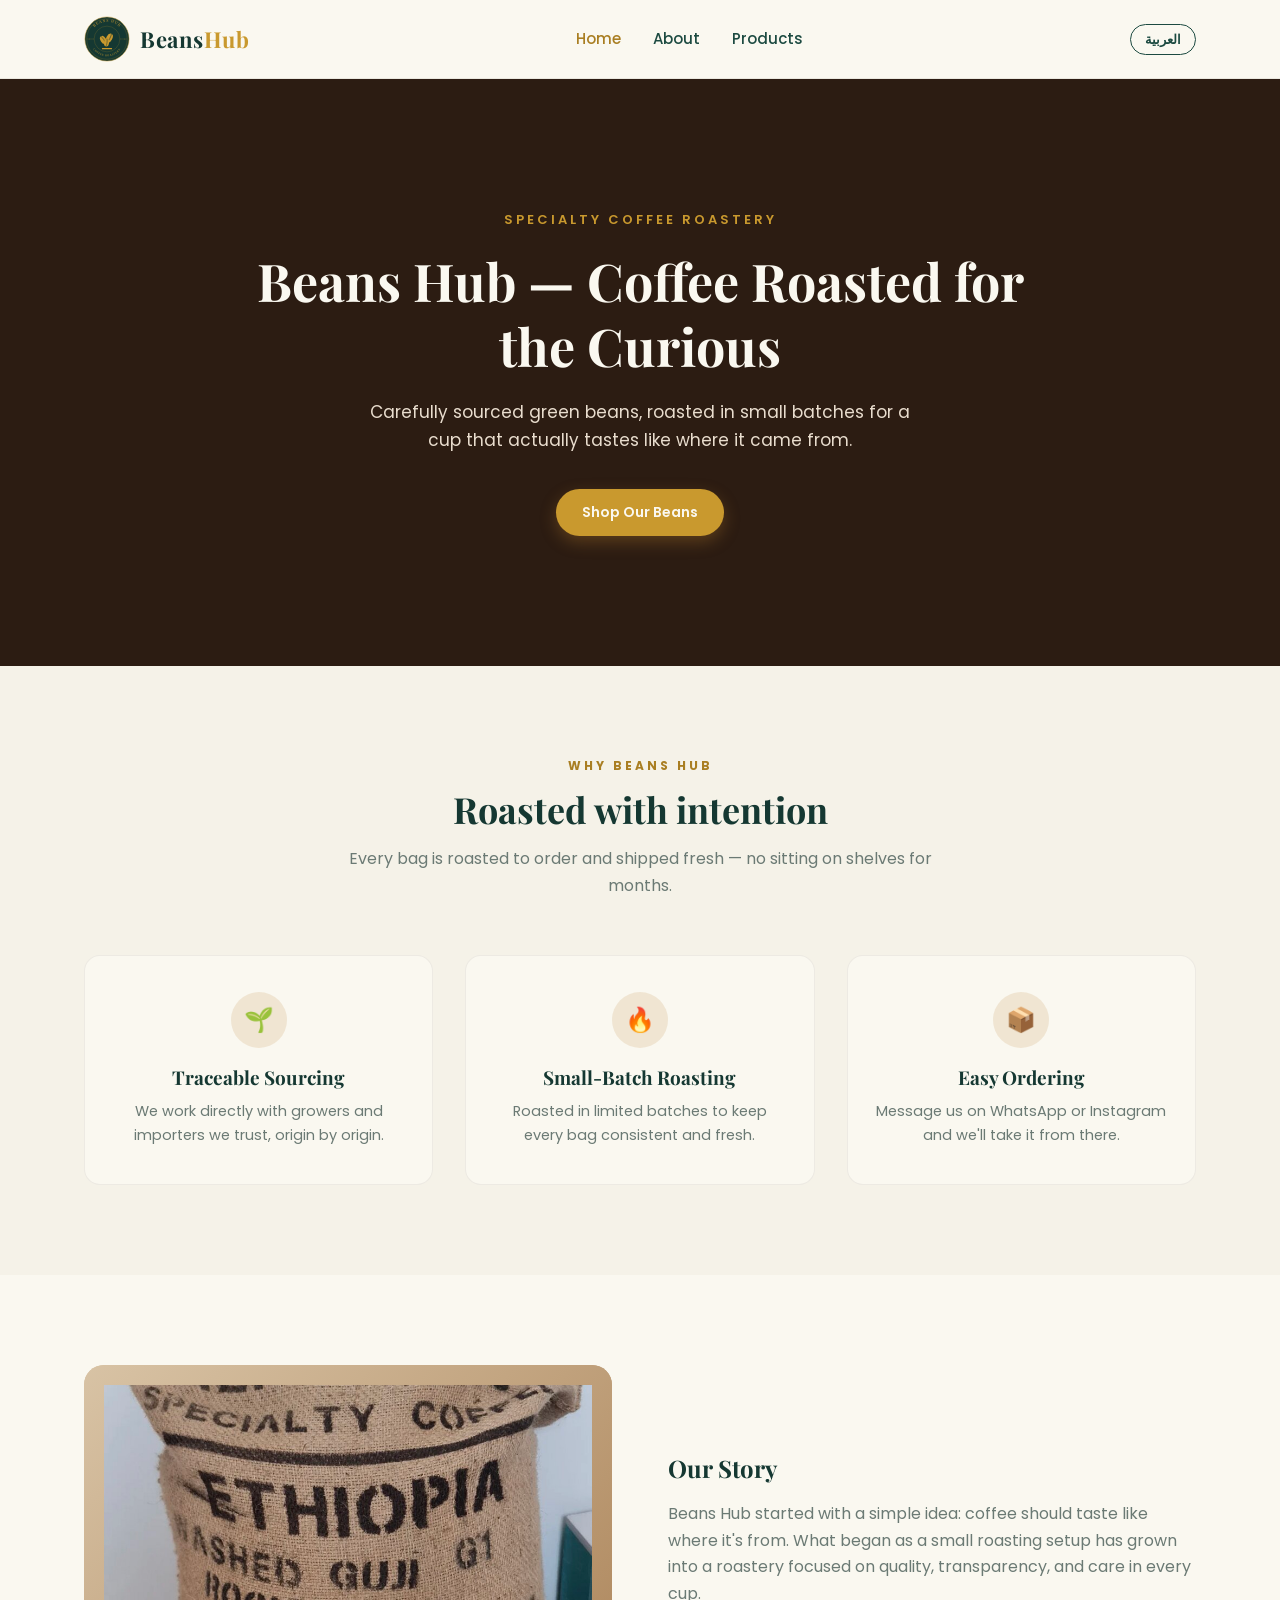
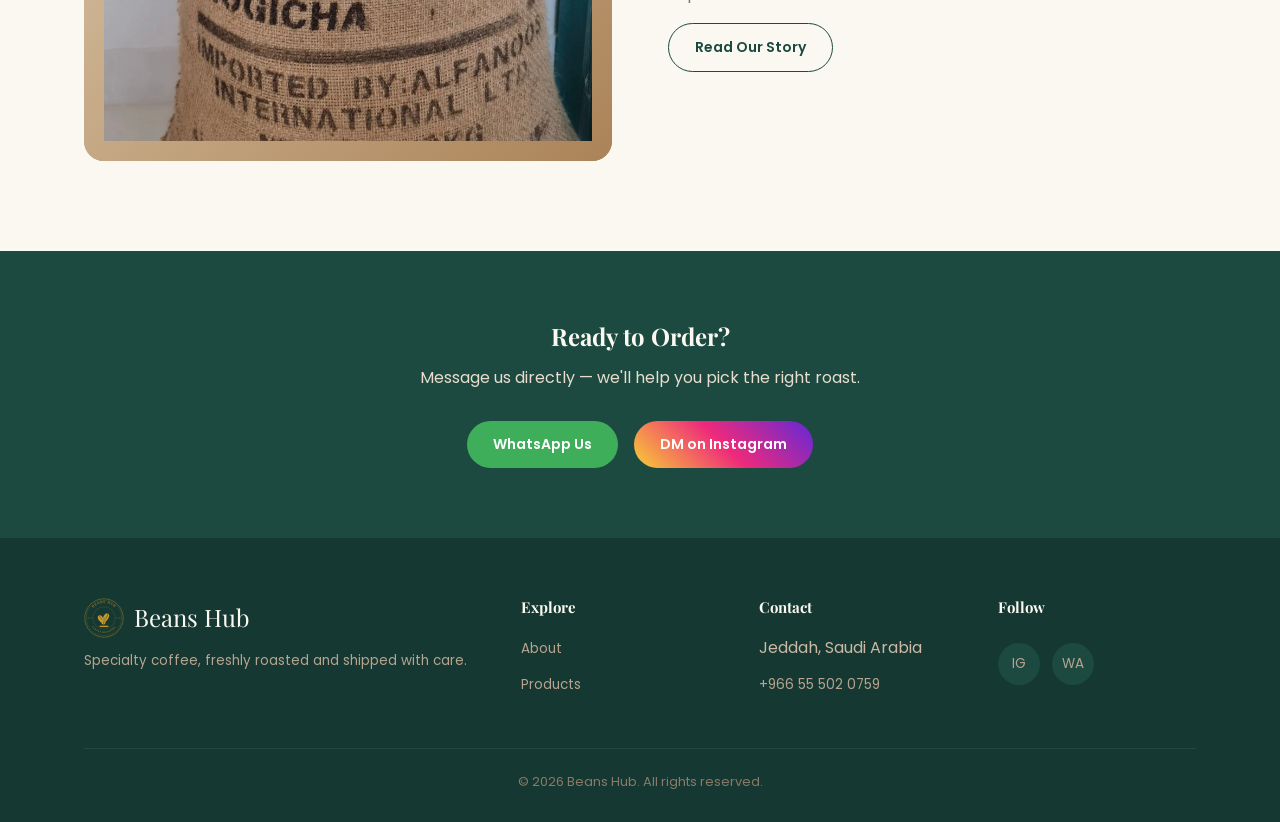
<file: index.html>
<!DOCTYPE html>
<html lang="en" data-lang="en" data-title-en="Beans Hub | Specialty Coffee Roastery" data-title-ar="بينز هب | محمصة قهوة مختصة">
<head>
<meta charset="UTF-8">
<meta name="viewport" content="width=device-width, initial-scale=1.0">
<title>Beans Hub | Specialty Coffee Roastery</title>
<meta name="description" content="Beans Hub — specialty coffee beans, freshly roasted. Order via WhatsApp or Instagram.">
<link rel="stylesheet" href="css/style.css">
</head>
<body>

<header class="site-header">
  <div class="header-inner">
    <a href="index.html" class="logo"><img src="images/logo.svg" alt="Beans Hub logo"><span class="lang-en">Beans<span class="logo-accent">Hub</span></span><span class="lang-ar">بينز<span class="logo-accent">هب</span></span></a>
    <nav class="nav-links">
      <a href="index.html" class="active"><span class="lang-en">Home</span><span class="lang-ar">الرئيسية</span></a>
      <a href="about.html"><span class="lang-en">About</span><span class="lang-ar">من نحن</span></a>
      <a href="products.html"><span class="lang-en">Products</span><span class="lang-ar">المنتجات</span></a>
    </nav>
    <div class="header-actions">
      <button class="lang-toggle">العربية</button>
      <button class="menu-toggle">☰</button>
    </div>
  </div>
</header>

<section class="hero">
  <div class="container">
    <div class="hero-eyebrow">
      <span class="lang-en">Specialty Coffee Roastery</span>
      <span class="lang-ar">محمصة قهوة مختصة</span>
    </div>
    <h1>
      <span class="lang-en">Beans Hub — Coffee Roasted for the Curious</span>
      <span class="lang-ar">بينز هب — قهوة محمصة لعشاق التفاصيل</span>
    </h1>
    <p>
      <span class="lang-en">Carefully sourced green beans, roasted in small batches for a cup that actually tastes like where it came from.</span>
      <span class="lang-ar">حبوب قهوة مختارة بعناية، تُحمّص على دفعات صغيرة لكوب يعكس أصل حبته الحقيقي.</span>
    </p>
    <div class="hero-actions">
      <a href="products.html" class="btn btn-primary">
        <span class="lang-en">Shop Our Beans</span><span class="lang-ar">تسوّق حبوبنا</span>
      </a>
    </div>
  </div>
</section>

<section>
  <div class="container">
    <div class="section-head">
      <div class="section-eyebrow"><span class="lang-en">Why Beans Hub</span><span class="lang-ar">لماذا بينز هب</span></div>
      <h2><span class="lang-en">Roasted with intention</span><span class="lang-ar">تُحمّص بعناية واهتمام</span></h2>
      <p>
        <span class="lang-en">Every bag is roasted to order and shipped fresh — no sitting on shelves for months.</span>
        <span class="lang-ar">كل كيس يُحمّص عند الطلب ويُشحن طازجًا — بلا تخزين لأشهر على الرفوف.</span>
      </p>
    </div>
    <div class="grid-3">
      <div class="feature-card">
        <div class="icon">🌱</div>
        <h3><span class="lang-en">Traceable Sourcing</span><span class="lang-ar">مصدر موثوق</span></h3>
        <p><span class="lang-en">We work directly with growers and importers we trust, origin by origin.</span>
           <span class="lang-ar">نتعامل مباشرة مع مزارعين وموردين موثوقين لكل منشأ.</span></p>
      </div>
      <div class="feature-card">
        <div class="icon">🔥</div>
        <h3><span class="lang-en">Small-Batch Roasting</span><span class="lang-ar">تحميص بدفعات صغيرة</span></h3>
        <p><span class="lang-en">Roasted in limited batches to keep every bag consistent and fresh.</span>
           <span class="lang-ar">نحمّص بكميات محدودة للحفاظ على الجودة والطزاجة في كل كيس.</span></p>
      </div>
      <div class="feature-card">
        <div class="icon">📦</div>
        <h3><span class="lang-en">Easy Ordering</span><span class="lang-ar">طلب سهل وسريع</span></h3>
        <p><span class="lang-en">Message us on WhatsApp or Instagram and we'll take it from there.</span>
           <span class="lang-ar">راسلنا عبر واتساب أو إنستقرام وسنتكفل بالباقي.</span></p>
      </div>
    </div>
  </div>
</section>

<section class="alt-bg">
  <div class="container split">
    <div class="image-placeholder" style="padding:0;">
      <img src="images/story-beans.jpg" alt="Ethiopia Washed Guji G1 Rogicha green coffee sack" style="width:100%;height:100%;object-fit:cover;border-radius:20px;">
    </div>
    <div>
      <h2><span class="lang-en">Our Story</span><span class="lang-ar">قصتنا</span></h2>
      <p><span class="lang-en">Beans Hub started with a simple idea: coffee should taste like where it's from. What began as a small roasting setup has grown into a roastery focused on quality, transparency, and care in every cup.</span>
         <span class="lang-ar">بدأت بينز هب بفكرة بسيطة: يجب أن تعكس القهوة نكهة منشئها الحقيقي. ومن محمصة صغيرة، تطورنا إلى محمصة تُركّز على الجودة والشفافية والعناية في كل كوب.</span></p>
      <a href="about.html" class="btn btn-outline">
        <span class="lang-en">Read Our Story</span><span class="lang-ar">اقرأ قصتنا</span>
      </a>
    </div>
  </div>
</section>

<section class="cta-band">
  <div class="container">
    <h2><span class="lang-en">Ready to Order?</span><span class="lang-ar">جاهز للطلب؟</span></h2>
    <p><span class="lang-en">Message us directly — we'll help you pick the right roast.</span>
       <span class="lang-ar">راسلنا مباشرة وسنساعدك في اختيار التحميص المناسب لك.</span></p>
    <div class="cta-actions">
      <a href="https://wa.me/966555020759" target="_blank" rel="noopener" class="btn btn-whatsapp">
        <span class="lang-en">WhatsApp Us</span><span class="lang-ar">راسلنا على واتساب</span>
      </a>
      <a href="https://www.instagram.com/beanshub.sa" target="_blank" rel="noopener" class="btn btn-instagram">
        <span class="lang-en">DM on Instagram</span><span class="lang-ar">راسلنا على إنستقرام</span>
      </a>
    </div>
  </div>
</section>

<footer>
  <div class="container">
    <div class="footer-grid">
      <div>
        <div class="footer-logo"><img src="images/logo.svg" alt="Beans Hub logo"><span class="lang-en">Beans Hub</span><span class="lang-ar">بينز هب</span></div>
        <p><span class="lang-en">Specialty coffee, freshly roasted and shipped with care.</span>
           <span class="lang-ar">قهوة مختصة، تُحمّص طازجة وتُشحن بعناية.</span></p>
      </div>
      <div>
        <h4><span class="lang-en">Explore</span><span class="lang-ar">تصفح</span></h4>
        <ul>
          <li><a href="about.html"><span class="lang-en">About</span><span class="lang-ar">من نحن</span></a></li>
          <li><a href="products.html"><span class="lang-en">Products</span><span class="lang-ar">المنتجات</span></a></li>
        </ul>
      </div>
      <div>
        <h4><span class="lang-en">Contact</span><span class="lang-ar">التواصل</span></h4>
        <ul>
          <li><span class="lang-en">Jeddah, Saudi Arabia</span><span class="lang-ar">جدة، المملكة العربية السعودية</span></li>
          <li><a href="tel:+966555020759">+966 55 502 0759</a></li>
        </ul>
      </div>
      <div>
        <h4><span class="lang-en">Follow</span><span class="lang-ar">تابعنا</span></h4>
        <div class="social-row">
          <a href="https://www.instagram.com/beanshub.sa" target="_blank" rel="noopener" title="Instagram">IG</a>
          <a href="https://wa.me/966555020759" target="_blank" rel="noopener" title="WhatsApp">WA</a>
        </div>
      </div>
    </div>
    <div class="footer-bottom">
      <span class="lang-en">&copy; 2026 Beans Hub. All rights reserved.</span>
      <span class="lang-ar">&copy; 2026 بينز هب. جميع الحقوق محفوظة.</span>
    </div>
  </div>
</footer>

<script src="js/script.js"></script>
</body>
</html>
</file>
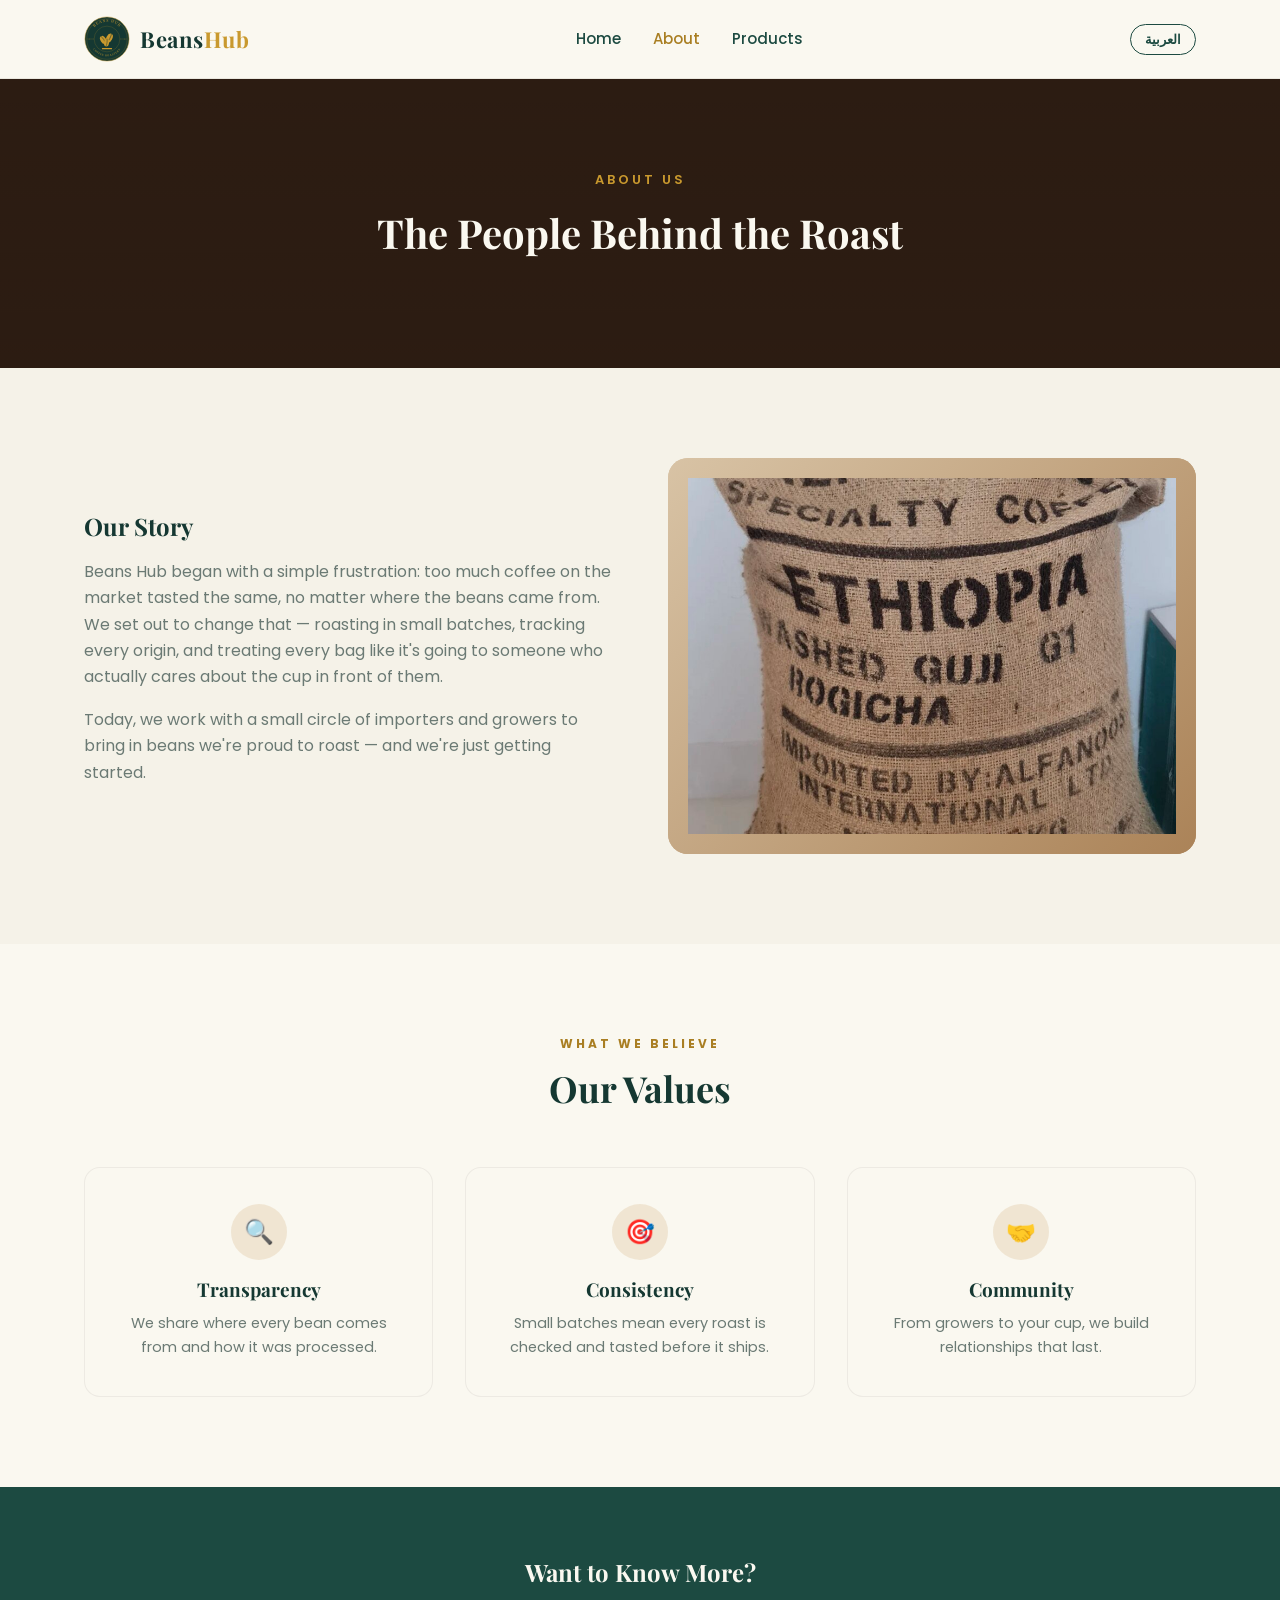
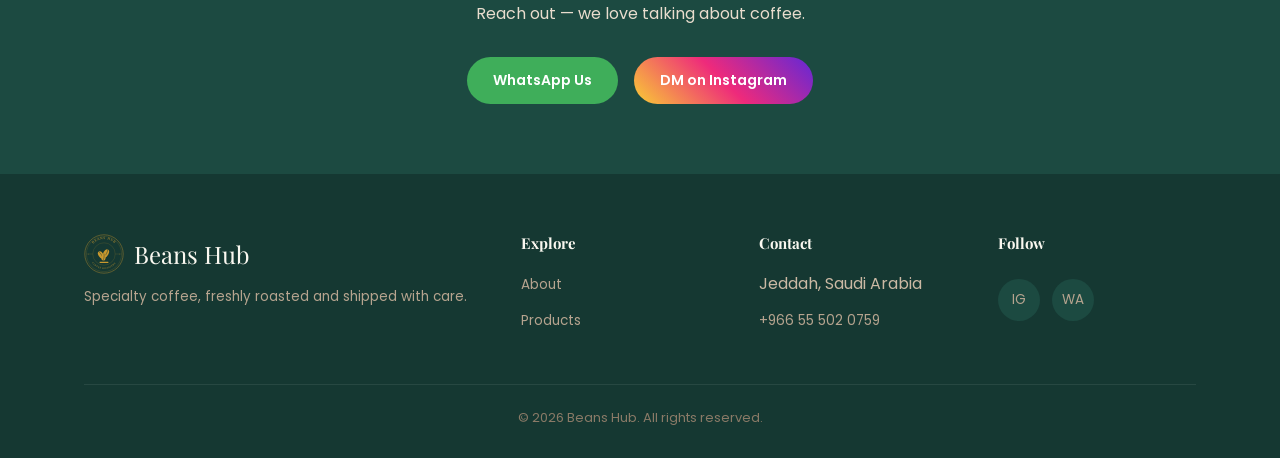
<file: about.html>
<!DOCTYPE html>
<html lang="en" data-lang="en" data-title-en="About | Beans Hub" data-title-ar="من نحن | بينز هب">
<head>
<meta charset="UTF-8">
<meta name="viewport" content="width=device-width, initial-scale=1.0">
<title>About | Beans Hub</title>
<link rel="stylesheet" href="css/style.css">
</head>
<body>

<header class="site-header">
  <div class="header-inner">
    <a href="index.html" class="logo"><img src="images/logo.svg" alt="Beans Hub logo"><span class="lang-en">Beans<span class="logo-accent">Hub</span></span><span class="lang-ar">بينز<span class="logo-accent">هب</span></span></a>
    <nav class="nav-links">
      <a href="index.html"><span class="lang-en">Home</span><span class="lang-ar">الرئيسية</span></a>
      <a href="about.html" class="active"><span class="lang-en">About</span><span class="lang-ar">من نحن</span></a>
      <a href="products.html"><span class="lang-en">Products</span><span class="lang-ar">المنتجات</span></a>
    </nav>
    <div class="header-actions">
      <button class="lang-toggle">العربية</button>
      <button class="menu-toggle">☰</button>
    </div>
  </div>
</header>

<section class="hero" style="padding:90px 24px;">
  <div class="container">
    <div class="hero-eyebrow"><span class="lang-en">About Us</span><span class="lang-ar">من نحن</span></div>
    <h1 style="font-size:40px;"><span class="lang-en">The People Behind the Roast</span><span class="lang-ar">القصة خلف كل كيس قهوة</span></h1>
  </div>
</section>

<section>
  <div class="container split">
    <div>
      <h2><span class="lang-en">Our Story</span><span class="lang-ar">قصتنا</span></h2>
      <p><span class="lang-en">Beans Hub began with a simple frustration: too much coffee on the market tasted the same, no matter where the beans came from. We set out to change that — roasting in small batches, tracking every origin, and treating every bag like it's going to someone who actually cares about the cup in front of them.</span>
         <span class="lang-ar">انطلقت بينز هب من ملاحظة بسيطة: أغلب القهوة المتوفرة تتشابه في طعمها بغض النظر عن منشأ حبتها. قررنا تغيير ذلك عبر التحميص بدفعات صغيرة، وتتبع كل منشأ بعناية، والتعامل مع كل كيس وكأنه سيصل لشخص يهتم فعلاً بما في كوبه.</span></p>
      <p><span class="lang-en">Today, we work with a small circle of importers and growers to bring in beans we're proud to roast — and we're just getting started.</span>
         <span class="lang-ar">اليوم، نعمل مع مجموعة مختارة من الموردين والمزارعين لإحضار حبوب نفخر بتحميصها — ونحن لا نزال في بداية الطريق.</span></p>
    </div>
    <div class="image-placeholder" style="padding:0;">
      <img src="images/story-beans.jpg" alt="Ethiopia Washed Guji G1 Rogicha green coffee sack" style="width:100%;height:100%;object-fit:cover;border-radius:20px;">
    </div>
  </div>
</section>

<section class="alt-bg">
  <div class="container">
    <div class="section-head">
      <div class="section-eyebrow"><span class="lang-en">What We Believe</span><span class="lang-ar">ما نؤمن به</span></div>
      <h2><span class="lang-en">Our Values</span><span class="lang-ar">قيمنا</span></h2>
    </div>
    <div class="grid-3">
      <div class="feature-card">
        <div class="icon">🔍</div>
        <h3><span class="lang-en">Transparency</span><span class="lang-ar">الشفافية</span></h3>
        <p><span class="lang-en">We share where every bean comes from and how it was processed.</span>
           <span class="lang-ar">نوضح مصدر كل حبة وطريقة معالجتها.</span></p>
      </div>
      <div class="feature-card">
        <div class="icon">🎯</div>
        <h3><span class="lang-en">Consistency</span><span class="lang-ar">الاتساق</span></h3>
        <p><span class="lang-en">Small batches mean every roast is checked and tasted before it ships.</span>
           <span class="lang-ar">الدفعات الصغيرة تعني فحص وتذوق كل تحميصة قبل شحنها.</span></p>
      </div>
      <div class="feature-card">
        <div class="icon">🤝</div>
        <h3><span class="lang-en">Community</span><span class="lang-ar">المجتمع</span></h3>
        <p><span class="lang-en">From growers to your cup, we build relationships that last.</span>
           <span class="lang-ar">من المزارع إلى كوبك، نبني علاقات تدوم.</span></p>
      </div>
    </div>
  </div>
</section>

<section class="cta-band">
  <div class="container">
    <h2><span class="lang-en">Want to Know More?</span><span class="lang-ar">تريد معرفة المزيد؟</span></h2>
    <p><span class="lang-en">Reach out — we love talking about coffee.</span><span class="lang-ar">تواصل معنا — نحب الحديث عن القهوة.</span></p>
    <div class="cta-actions">
      <a href="https://wa.me/966555020759" target="_blank" rel="noopener" class="btn btn-whatsapp">
        <span class="lang-en">WhatsApp Us</span><span class="lang-ar">راسلنا على واتساب</span>
      </a>
      <a href="https://www.instagram.com/beanshub.sa" target="_blank" rel="noopener" class="btn btn-instagram">
        <span class="lang-en">DM on Instagram</span><span class="lang-ar">راسلنا على إنستقرام</span>
      </a>
    </div>
  </div>
</section>

<footer>
  <div class="container">
    <div class="footer-grid">
      <div>
        <div class="footer-logo"><img src="images/logo.svg" alt="Beans Hub logo"><span class="lang-en">Beans Hub</span><span class="lang-ar">بينز هب</span></div>
        <p><span class="lang-en">Specialty coffee, freshly roasted and shipped with care.</span>
           <span class="lang-ar">قهوة مختصة، تُحمّص طازجة وتُشحن بعناية.</span></p>
      </div>
      <div>
        <h4><span class="lang-en">Explore</span><span class="lang-ar">تصفح</span></h4>
        <ul>
          <li><a href="about.html"><span class="lang-en">About</span><span class="lang-ar">من نحن</span></a></li>
          <li><a href="products.html"><span class="lang-en">Products</span><span class="lang-ar">المنتجات</span></a></li>
        </ul>
      </div>
      <div>
        <h4><span class="lang-en">Contact</span><span class="lang-ar">التواصل</span></h4>
        <ul>
          <li><span class="lang-en">Jeddah, Saudi Arabia</span><span class="lang-ar">جدة، المملكة العربية السعودية</span></li>
          <li><a href="tel:+966555020759">+966 55 502 0759</a></li>
        </ul>
      </div>
      <div>
        <h4><span class="lang-en">Follow</span><span class="lang-ar">تابعنا</span></h4>
        <div class="social-row">
          <a href="https://www.instagram.com/beanshub.sa" target="_blank" rel="noopener" title="Instagram">IG</a>
          <a href="https://wa.me/966555020759" target="_blank" rel="noopener" title="WhatsApp">WA</a>
        </div>
      </div>
    </div>
    <div class="footer-bottom">
      <span class="lang-en">&copy; 2026 Beans Hub. All rights reserved.</span>
      <span class="lang-ar">&copy; 2026 بينز هب. جميع الحقوق محفوظة.</span>
    </div>
  </div>
</footer>

<script src="js/script.js"></script>
</body>
</html>
</file>
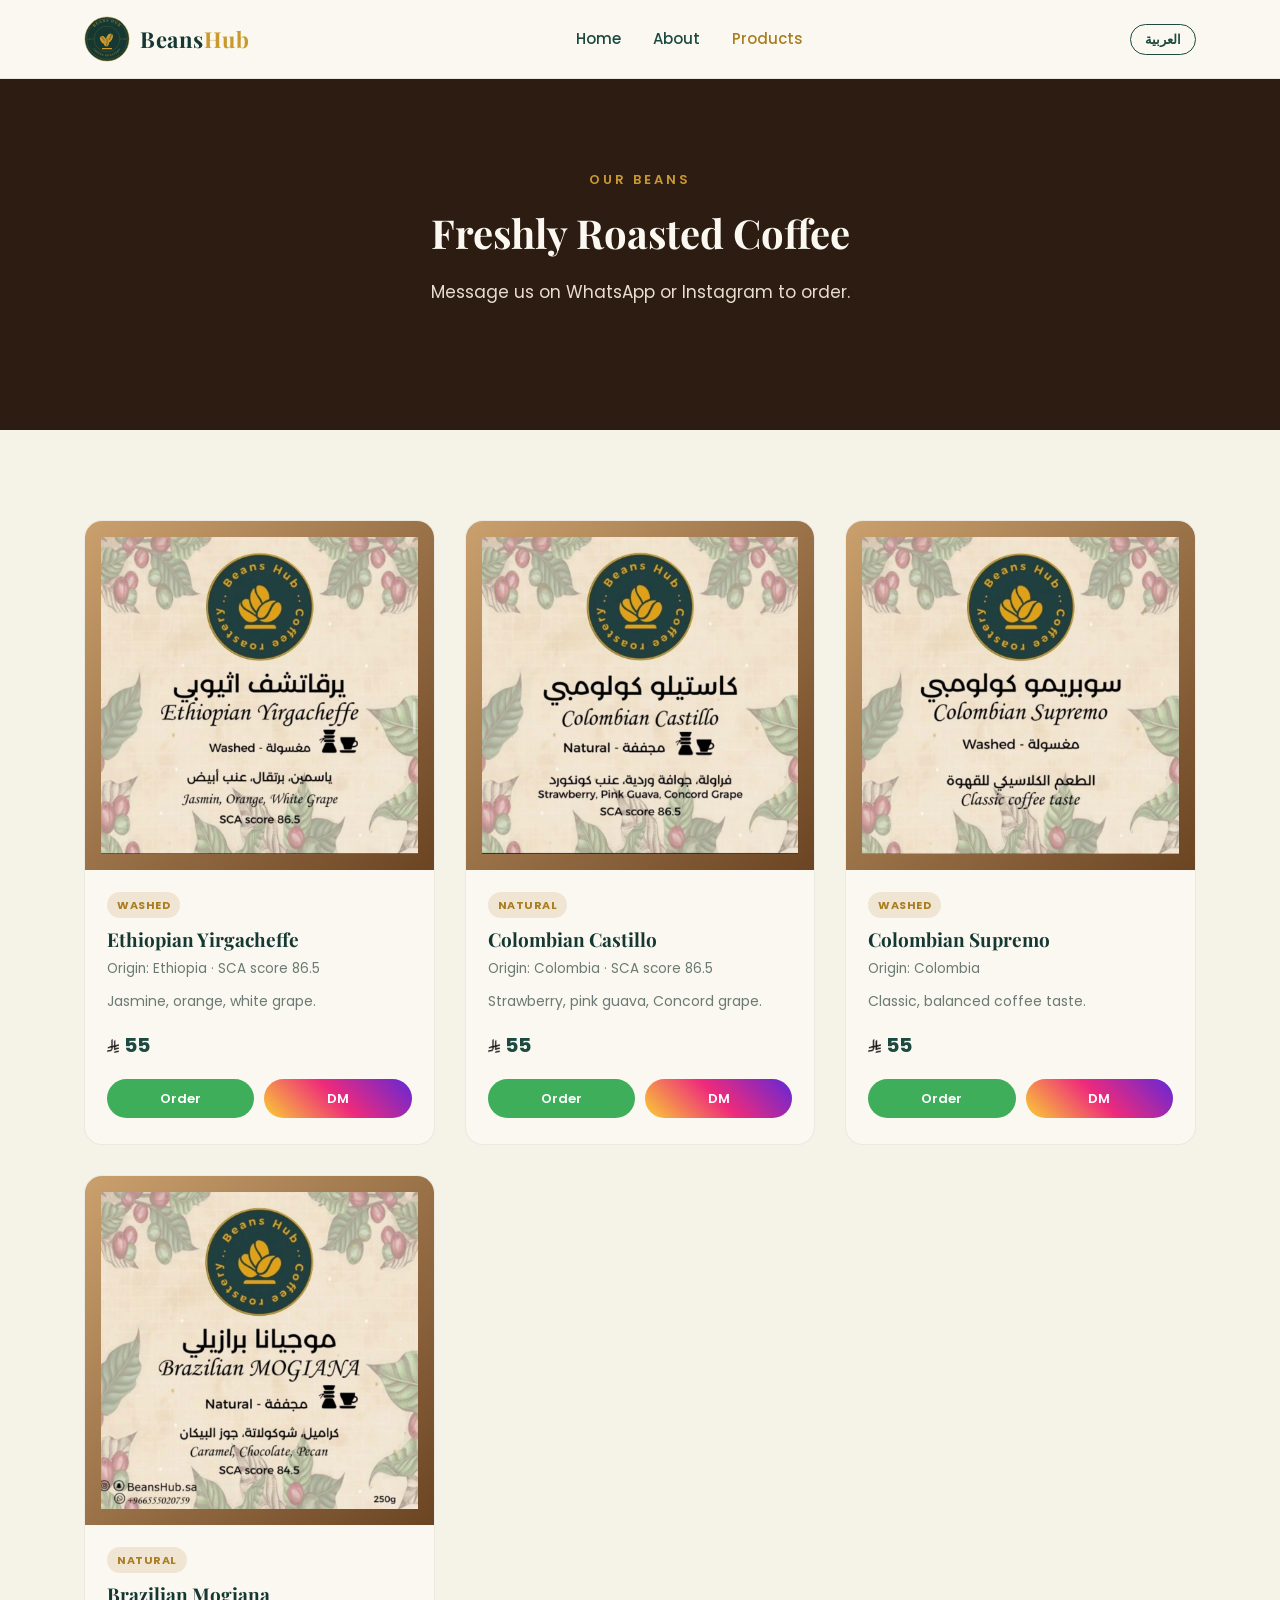
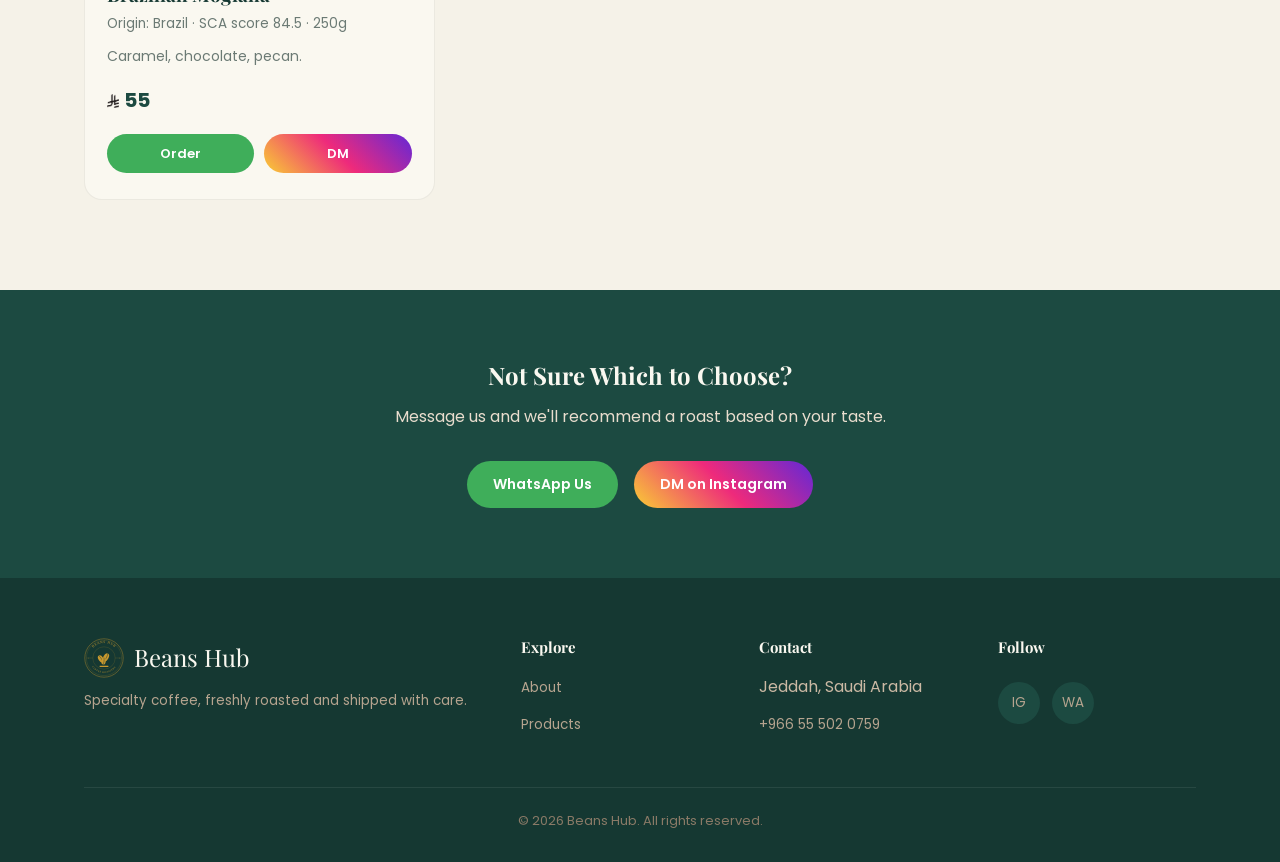
<file: products.html>
<!DOCTYPE html>
<html lang="en" data-lang="en" data-title-en="Products | Beans Hub" data-title-ar="المنتجات | بينز هب">
<head>
<meta charset="UTF-8">
<meta name="viewport" content="width=device-width, initial-scale=1.0">
<title>Products | Beans Hub</title>
<link rel="stylesheet" href="css/style.css">
</head>
<body>

<header class="site-header">
  <div class="header-inner">
    <a href="index.html" class="logo"><img src="images/logo.svg" alt="Beans Hub logo"><span class="lang-en">Beans<span class="logo-accent">Hub</span></span><span class="lang-ar">بينز<span class="logo-accent">هب</span></span></a>
    <nav class="nav-links">
      <a href="index.html"><span class="lang-en">Home</span><span class="lang-ar">الرئيسية</span></a>
      <a href="about.html"><span class="lang-en">About</span><span class="lang-ar">من نحن</span></a>
      <a href="products.html" class="active"><span class="lang-en">Products</span><span class="lang-ar">المنتجات</span></a>
    </nav>
    <div class="header-actions">
      <button class="lang-toggle">العربية</button>
      <button class="menu-toggle">☰</button>
    </div>
  </div>
</header>

<section class="hero" style="padding:90px 24px;">
  <div class="container">
    <div class="hero-eyebrow"><span class="lang-en">Our Beans</span><span class="lang-ar">حبوبنا</span></div>
    <h1 style="font-size:40px;"><span class="lang-en">Freshly Roasted Coffee</span><span class="lang-ar">قهوة محمصة طازجة</span></h1>
    <p><span class="lang-en">Message us on WhatsApp or Instagram to order.</span>
       <span class="lang-ar">راسلنا عبر واتساب أو إنستقرام للطلب.</span></p>
  </div>
</section>

<section>
  <div class="container">

    <div class="products-grid">

      <div class="product-card">
        <div class="product-img"><img src="images/products/yirgacheffe.jpg" alt="Ethiopian Yirgacheffe"></div>
        <div class="product-body">
          <span class="product-tag lang-en">Washed</span><span class="product-tag lang-ar">مغسولة</span>
          <h3><span class="lang-en">Ethiopian Yirgacheffe</span><span class="lang-ar">يرغاتشيف الإثيوبية</span></h3>
          <div class="product-origin"><span class="lang-en">Origin: Ethiopia · SCA score 86.5</span><span class="lang-ar">المنشأ: إثيوبيا · تقييم SCA 86.5</span></div>
          <p class="product-notes"><span class="lang-en">Jasmine, orange, white grape.</span><span class="lang-ar">ياسمين، برتقال، عنب أبيض.</span></p>
          <div class="product-footer">
            <span class="price"><bdi><img src="images/riyal-symbol.png" class="riyal-icon" alt="SAR">55</bdi></span>
          </div>
          <div class="product-actions">
            <a href="https://wa.me/966555020759?text=Hi%2C%20I%27d%20like%20to%20order%20Ethiopian%20Yirgacheffe" target="_blank" rel="noopener" class="btn btn-whatsapp">
              <span class="lang-en">Order</span><span class="lang-ar">اطلب</span>
            </a>
            <a href="https://www.instagram.com/beanshub.sa" target="_blank" rel="noopener" class="btn btn-instagram">
              <span class="lang-en">DM</span><span class="lang-ar">راسلنا</span>
            </a>
          </div>
        </div>
      </div>

      <div class="product-card">
        <div class="product-img"><img src="images/products/castillo.jpg" alt="Colombian Castillo"></div>
        <div class="product-body">
          <span class="product-tag lang-en">Natural</span><span class="product-tag lang-ar">طبيعية المعالجة</span>
          <h3><span class="lang-en">Colombian Castillo</span><span class="lang-ar">كاستيلو الكولومبية</span></h3>
          <div class="product-origin"><span class="lang-en">Origin: Colombia · SCA score 86.5</span><span class="lang-ar">المنشأ: كولومبيا · تقييم SCA 86.5</span></div>
          <p class="product-notes"><span class="lang-en">Strawberry, pink guava, Concord grape.</span><span class="lang-ar">فراولة، جوافة وردية، عنب كونكورد.</span></p>
          <div class="product-footer">
            <span class="price"><bdi><img src="images/riyal-symbol.png" class="riyal-icon" alt="SAR">55</bdi></span>
          </div>
          <div class="product-actions">
            <a href="https://wa.me/966555020759?text=Hi%2C%20I%27d%20like%20to%20order%20Colombian%20Castillo" target="_blank" rel="noopener" class="btn btn-whatsapp">
              <span class="lang-en">Order</span><span class="lang-ar">اطلب</span>
            </a>
            <a href="https://www.instagram.com/beanshub.sa" target="_blank" rel="noopener" class="btn btn-instagram">
              <span class="lang-en">DM</span><span class="lang-ar">راسلنا</span>
            </a>
          </div>
        </div>
      </div>

      <div class="product-card">
        <div class="product-img"><img src="images/products/supremo.jpg" alt="Colombian Supremo"></div>
        <div class="product-body">
          <span class="product-tag lang-en">Washed</span><span class="product-tag lang-ar">مغسولة</span>
          <h3><span class="lang-en">Colombian Supremo</span><span class="lang-ar">سوبريمو الكولومبية</span></h3>
          <div class="product-origin"><span class="lang-en">Origin: Colombia</span><span class="lang-ar">المنشأ: كولومبيا</span></div>
          <p class="product-notes"><span class="lang-en">Classic, balanced coffee taste.</span><span class="lang-ar">الطعم الكلاسيكي المتوازن للقهوة.</span></p>
          <div class="product-footer">
            <span class="price"><bdi><img src="images/riyal-symbol.png" class="riyal-icon" alt="SAR">55</bdi></span>
          </div>
          <div class="product-actions">
            <a href="https://wa.me/966555020759?text=Hi%2C%20I%27d%20like%20to%20order%20Colombian%20Supremo" target="_blank" rel="noopener" class="btn btn-whatsapp">
              <span class="lang-en">Order</span><span class="lang-ar">اطلب</span>
            </a>
            <a href="https://www.instagram.com/beanshub.sa" target="_blank" rel="noopener" class="btn btn-instagram">
              <span class="lang-en">DM</span><span class="lang-ar">راسلنا</span>
            </a>
          </div>
        </div>
      </div>

      <div class="product-card">
        <div class="product-img"><img src="images/products/mogiana.jpg" alt="Brazilian Mogiana"></div>
        <div class="product-body">
          <span class="product-tag lang-en">Natural</span><span class="product-tag lang-ar">طبيعية المعالجة</span>
          <h3><span class="lang-en">Brazilian Mogiana</span><span class="lang-ar">موجيانا البرازيلية</span></h3>
          <div class="product-origin"><span class="lang-en">Origin: Brazil · SCA score 84.5 · 250g</span><span class="lang-ar">المنشأ: البرازيل · تقييم SCA 84.5 · 250 غرام</span></div>
          <p class="product-notes"><span class="lang-en">Caramel, chocolate, pecan.</span><span class="lang-ar">كراميل، شوكولاتة، جوز البيكان.</span></p>
          <div class="product-footer">
            <span class="price"><bdi><img src="images/riyal-symbol.png" class="riyal-icon" alt="SAR">55</bdi></span>
          </div>
          <div class="product-actions">
            <a href="https://wa.me/966555020759?text=Hi%2C%20I%27d%20like%20to%20order%20Brazilian%20Mogiana" target="_blank" rel="noopener" class="btn btn-whatsapp">
              <span class="lang-en">Order</span><span class="lang-ar">اطلب</span>
            </a>
            <a href="https://www.instagram.com/beanshub.sa" target="_blank" rel="noopener" class="btn btn-instagram">
              <span class="lang-en">DM</span><span class="lang-ar">راسلنا</span>
            </a>
          </div>
        </div>
      </div>

    </div>
  </div>
</section>

<section class="cta-band">
  <div class="container">
    <h2><span class="lang-en">Not Sure Which to Choose?</span><span class="lang-ar">لست متأكدًا من اختيارك؟</span></h2>
    <p><span class="lang-en">Message us and we'll recommend a roast based on your taste.</span><span class="lang-ar">راسلنا وسنساعدك في اختيار التحميص المناسب لذوقك.</span></p>
    <div class="cta-actions">
      <a href="https://wa.me/966555020759" target="_blank" rel="noopener" class="btn btn-whatsapp">
        <span class="lang-en">WhatsApp Us</span><span class="lang-ar">راسلنا على واتساب</span>
      </a>
      <a href="https://www.instagram.com/beanshub.sa" target="_blank" rel="noopener" class="btn btn-instagram">
        <span class="lang-en">DM on Instagram</span><span class="lang-ar">راسلنا على إنستقرام</span>
      </a>
    </div>
  </div>
</section>

<footer>
  <div class="container">
    <div class="footer-grid">
      <div>
        <div class="footer-logo"><img src="images/logo.svg" alt="Beans Hub logo"><span class="lang-en">Beans Hub</span><span class="lang-ar">بينز هب</span></div>
        <p><span class="lang-en">Specialty coffee, freshly roasted and shipped with care.</span>
           <span class="lang-ar">قهوة مختصة، تُحمّص طازجة وتُشحن بعناية.</span></p>
      </div>
      <div>
        <h4><span class="lang-en">Explore</span><span class="lang-ar">تصفح</span></h4>
        <ul>
          <li><a href="about.html"><span class="lang-en">About</span><span class="lang-ar">من نحن</span></a></li>
          <li><a href="products.html"><span class="lang-en">Products</span><span class="lang-ar">المنتجات</span></a></li>
        </ul>
      </div>
      <div>
        <h4><span class="lang-en">Contact</span><span class="lang-ar">التواصل</span></h4>
        <ul>
          <li><span class="lang-en">Jeddah, Saudi Arabia</span><span class="lang-ar">جدة، المملكة العربية السعودية</span></li>
          <li><a href="tel:+966555020759">+966 55 502 0759</a></li>
        </ul>
      </div>
      <div>
        <h4><span class="lang-en">Follow</span><span class="lang-ar">تابعنا</span></h4>
        <div class="social-row">
          <a href="https://www.instagram.com/beanshub.sa" target="_blank" rel="noopener" title="Instagram">IG</a>
          <a href="https://wa.me/966555020759" target="_blank" rel="noopener" title="WhatsApp">WA</a>
        </div>
      </div>
    </div>
    <div class="footer-bottom">
      <span class="lang-en">&copy; 2026 Beans Hub. All rights reserved.</span>
      <span class="lang-ar">&copy; 2026 بينز هب. جميع الحقوق محفوظة.</span>
    </div>
  </div>
</footer>

<script src="js/script.js"></script>
</body>
</html>
</file>
<file: css/style.css>
/* ===========================================================
   Bean Hub — placeholder theme
   Replace colors/fonts once real Instagram branding is provided.
   =========================================================== */

@import url('https://fonts.googleapis.com/css2?family=Playfair+Display:wght@600;700&family=Poppins:wght@300;400;500;600&family=Cairo:wght@400;600;700&family=Tajawal:wght@400;500;700&display=swap');

:root {
  --color-bg: #f5f2e8;
  --color-cream: #faf8f0;
  --color-dark: #153832;
  --color-brown: #1c4a41;
  --color-accent: #c9992e;
  --color-accent-dark: #a97e22;
  --color-text: #17332d;
  --color-muted: #6b7a74;
  --font-heading-en: 'Playfair Display', serif;
  --font-body-en: 'Poppins', sans-serif;
  --font-heading-ar: 'Cairo', sans-serif;
  --font-body-ar: 'Tajawal', sans-serif;
  --max-width: 1160px;
}

* { box-sizing: border-box; margin: 0; padding: 0; }

html { scroll-behavior: smooth; }

html[data-lang="ar"] { direction: rtl; }
html[data-lang="en"] { direction: ltr; }

body {
  background: var(--color-bg);
  color: var(--color-text);
  font-family: var(--font-body-en);
  line-height: 1.65;
  font-size: 16px;
}

html[data-lang="ar"] body { font-family: var(--font-body-ar); }

h1, h2, h3, h4 {
  font-family: var(--font-heading-en);
  color: var(--color-dark);
  line-height: 1.25;
  font-weight: 700;
}

html[data-lang="ar"] h1,
html[data-lang="ar"] h2,
html[data-lang="ar"] h3,
html[data-lang="ar"] h4 {
  font-family: var(--font-heading-ar);
}

a { color: inherit; text-decoration: none; }
img { max-width: 100%; display: block; }
ul { list-style: none; }

.container {
  max-width: var(--max-width);
  margin: 0 auto;
  padding: 0 24px;
}

/* language visibility toggle */
html[data-lang="en"] .lang-ar { display: none !important; }
html[data-lang="ar"] .lang-en { display: none !important; }

/* ---------- Header ---------- */
.site-header {
  position: sticky;
  top: 0;
  z-index: 100;
  background: var(--color-cream);
  border-bottom: 1px solid rgba(44,28,18,0.08);
}

.header-inner {
  display: flex;
  align-items: center;
  justify-content: space-between;
  padding: 16px 24px;
  max-width: var(--max-width);
  margin: 0 auto;
}

.logo {
  display: flex;
  align-items: center;
  gap: 10px;
  font-family: var(--font-heading-en);
  font-size: 22px;
  font-weight: 700;
  color: var(--color-dark);
  letter-spacing: 0.5px;
}
html[data-lang="ar"] .logo { font-family: var(--font-heading-ar); }
.logo .logo-accent { color: var(--color-accent); }
.logo img { height: 46px; width: 46px; display: block; }
.footer-logo { display: flex; align-items: center; gap: 10px; }
.footer-logo img { height: 40px; width: 40px; }

.nav-links {
  display: flex;
  gap: 32px;
  align-items: center;
}

.nav-links a {
  font-weight: 500;
  font-size: 15px;
  color: var(--color-brown);
  position: relative;
  padding: 4px 0;
}

.nav-links a.active,
.nav-links a:hover {
  color: var(--color-accent-dark);
}

.header-actions {
  display: flex;
  align-items: center;
  gap: 14px;
}

.lang-toggle {
  border: 1px solid var(--color-brown);
  background: transparent;
  color: var(--color-brown);
  padding: 7px 14px;
  border-radius: 20px;
  font-size: 13px;
  font-weight: 600;
  cursor: pointer;
  transition: all .2s ease;
}
.lang-toggle:hover {
  background: var(--color-brown);
  color: var(--color-cream);
}

.btn {
  display: inline-flex;
  align-items: center;
  gap: 8px;
  padding: 12px 26px;
  border-radius: 30px;
  font-weight: 600;
  font-size: 14px;
  cursor: pointer;
  border: none;
  transition: transform .15s ease, box-shadow .15s ease;
}
.btn:hover { transform: translateY(-2px); }

.btn-primary {
  background: var(--color-accent);
  color: var(--color-cream);
  box-shadow: 0 6px 16px rgba(179,121,43,0.35);
}
.btn-primary:hover { background: var(--color-accent-dark); }

.btn-outline {
  background: transparent;
  border: 1.5px solid var(--color-brown);
  color: var(--color-brown);
}
.btn-outline:hover { background: var(--color-brown); color: var(--color-cream); }

.btn-whatsapp { background: #3fae5a; color: #fff; }
.btn-whatsapp:hover { background: #339049; }

.btn-instagram {
  background: linear-gradient(45deg,#f9ce34,#ee2a7b,#6228d7);
  color: #fff;
}

.menu-toggle { display: none; }

/* ---------- Hero ---------- */
.hero {
  background: linear-gradient(180deg, rgba(44,28,18,0.55), rgba(44,28,18,0.72)),
              url('data:image/svg+xml;utf8,<svg xmlns="http://www.w3.org/2000/svg" width="10" height="10"><rect width="10" height="10" fill="%232c1c12"/></svg>');
  background-size: cover;
  background-position: center;
  color: var(--color-cream);
  padding: 130px 24px;
  text-align: center;
}
.hero-eyebrow {
  text-transform: uppercase;
  letter-spacing: 3px;
  font-size: 13px;
  color: var(--color-accent);
  font-weight: 600;
  margin-bottom: 18px;
}
.hero h1 {
  color: var(--color-cream);
  font-size: 52px;
  max-width: 780px;
  margin: 0 auto 20px;
}
.hero p {
  max-width: 560px;
  margin: 0 auto 34px;
  color: #e9ddce;
  font-size: 17px;
}
.hero-actions { display: flex; gap: 16px; justify-content: center; flex-wrap: wrap; }

/* ---------- Sections ---------- */
section { padding: 90px 0; }
.section-head { text-align: center; max-width: 620px; margin: 0 auto 56px; }
.section-eyebrow {
  text-transform: uppercase;
  letter-spacing: 3px;
  font-size: 12px;
  color: var(--color-accent-dark);
  font-weight: 700;
  margin-bottom: 12px;
}
.section-head h2 { font-size: 36px; margin-bottom: 14px; }
.section-head p { color: var(--color-muted); font-size: 16px; }

.alt-bg { background: var(--color-cream); }

/* Feature grid */
.grid-3 {
  display: grid;
  grid-template-columns: repeat(3, 1fr);
  gap: 32px;
}
.feature-card {
  background: var(--color-cream);
  border-radius: 16px;
  padding: 36px 28px;
  text-align: center;
  border: 1px solid rgba(44,28,18,0.06);
}
.feature-card .icon {
  width: 56px; height: 56px;
  border-radius: 50%;
  background: rgba(179,121,43,0.15);
  color: var(--color-accent-dark);
  display: flex; align-items: center; justify-content: center;
  margin: 0 auto 18px;
  font-size: 24px;
}
.feature-card h3 { font-size: 19px; margin-bottom: 10px; }
.feature-card p { color: var(--color-muted); font-size: 14.5px; }

/* About split */
.split {
  display: grid;
  grid-template-columns: 1fr 1fr;
  gap: 56px;
  align-items: center;
}
.split img,
.image-placeholder {
  border-radius: 20px;
  width: 100%;
  aspect-ratio: 4/3;
  object-fit: cover;
  background: linear-gradient(135deg, #d8c3a5, #ab8358);
  display: flex; align-items: center; justify-content: center;
  color: rgba(44,28,18,0.55);
  font-size: 14px;
  font-weight: 600;
  text-align: center;
  padding: 20px;
}
.split h2 { margin-bottom: 18px; }
.split p { color: var(--color-muted); margin-bottom: 16px; }

.value-list { margin-top: 20px; }
.value-list li {
  display: flex;
  gap: 12px;
  margin-bottom: 14px;
  color: var(--color-brown);
  font-weight: 500;
}
.value-list li::before {
  content: '☕';
  flex-shrink: 0;
}

/* Products grid */
.products-grid {
  display: grid;
  grid-template-columns: repeat(3, 1fr);
  gap: 30px;
}
.product-card {
  background: var(--color-cream);
  border-radius: 18px;
  overflow: hidden;
  border: 1px solid rgba(44,28,18,0.07);
  display: flex;
  flex-direction: column;
  transition: box-shadow .2s ease, transform .2s ease;
}
.product-card:hover { box-shadow: 0 14px 30px rgba(44,28,18,0.12); transform: translateY(-4px); }
.product-img {
  aspect-ratio: 1/1;
  background: linear-gradient(135deg, #caa06d, #6b4423);
  display: flex; align-items: center; justify-content: center;
  color: rgba(255,255,255,0.85);
  font-size: 13px;
  font-weight: 600;
  text-align: center;
  padding: 16px;
  overflow: hidden;
}
.product-img img {
  width: 100%;
  height: 100%;
  object-fit: cover;
}
.product-body { padding: 22px 22px 26px; flex: 1; display: flex; flex-direction: column; }
.product-tag {
  align-self: flex-start;
  background: rgba(179,121,43,0.15);
  color: var(--color-accent-dark);
  font-size: 11px;
  font-weight: 700;
  text-transform: uppercase;
  letter-spacing: 0.5px;
  padding: 4px 10px;
  border-radius: 20px;
  margin-bottom: 10px;
}
.product-body h3 { font-size: 19px; margin-bottom: 6px; }
.product-origin { color: var(--color-muted); font-size: 13.5px; margin-bottom: 10px; }
.product-notes { color: var(--color-muted); font-size: 14px; margin-bottom: 16px; flex: 1; }
.product-footer {
  display: flex;
  align-items: center;
  justify-content: space-between;
  margin-bottom: 16px;
}
.price {
  font-size: 20px;
  font-weight: 700;
  color: var(--color-brown);
  unicode-bidi: isolate;
}
.price bdi {
  direction: ltr;
  unicode-bidi: isolate;
  display: inline-flex;
  align-items: center;
  gap: 5px;
}
.riyal-icon {
  display: inline-block;
  width: 0.62em;
  height: 0.7em;
  object-fit: contain;
  vertical-align: middle;
}
.product-actions { display: flex; gap: 10px; }
.product-actions .btn { padding: 9px 16px; font-size: 13px; flex: 1; justify-content: center; }

.notice-banner {
  background: rgba(179,121,43,0.12);
  border: 1px dashed var(--color-accent);
  color: var(--color-brown);
  padding: 16px 22px;
  border-radius: 12px;
  font-size: 14px;
  margin-bottom: 44px;
  text-align: center;
}

/* Contact */
.contact-grid {
  display: grid;
  grid-template-columns: 1fr 1fr;
  gap: 48px;
}
.contact-info-card {
  background: var(--color-cream);
  border-radius: 18px;
  padding: 36px;
  border: 1px solid rgba(44,28,18,0.07);
}
.contact-info-card h3 { margin-bottom: 22px; }
.contact-row {
  display: flex;
  gap: 14px;
  margin-bottom: 20px;
  align-items: flex-start;
}
.contact-row .icon-sm {
  width: 38px; height: 38px;
  border-radius: 50%;
  background: rgba(179,121,43,0.15);
  color: var(--color-accent-dark);
  display: flex; align-items: center; justify-content: center;
  flex-shrink: 0;
  font-size: 16px;
}
.contact-row strong { display: block; font-size: 14px; color: var(--color-dark); }
.contact-row span, .contact-row a { color: var(--color-muted); font-size: 14.5px; }

.social-row { display: flex; gap: 12px; margin-top: 26px; }
.social-row a {
  width: 42px; height: 42px;
  border-radius: 50%;
  background: var(--color-brown);
  color: var(--color-cream);
  display: flex; align-items: center; justify-content: center;
  font-size: 17px;
}

form.contact-form {
  background: var(--color-cream);
  border-radius: 18px;
  padding: 36px;
  border: 1px solid rgba(44,28,18,0.07);
}
.form-group { margin-bottom: 18px; }
.form-group label {
  display: block;
  font-size: 13.5px;
  font-weight: 600;
  color: var(--color-brown);
  margin-bottom: 6px;
}
.form-group input,
.form-group textarea {
  width: 100%;
  padding: 12px 14px;
  border-radius: 10px;
  border: 1px solid rgba(44,28,18,0.15);
  font-family: inherit;
  font-size: 14.5px;
  background: #fff;
}
.form-group textarea { resize: vertical; min-height: 110px; }
form.contact-form .btn { width: 100%; justify-content: center; margin-top: 8px; }

.map-placeholder {
  margin-top: 30px;
  border-radius: 18px;
  aspect-ratio: 16/7;
  background: repeating-linear-gradient(45deg, #ded0ba, #ded0ba 10px, #e8dcc8 10px, #e8dcc8 20px);
  display: flex; align-items: center; justify-content: center;
  color: var(--color-brown);
  font-weight: 600;
  font-size: 14px;
  text-align: center;
  padding: 20px;
}

/* CTA band */
.cta-band {
  background: var(--color-brown);
  color: var(--color-cream);
  text-align: center;
  padding: 70px 24px;
}
.cta-band h2 { color: var(--color-cream); margin-bottom: 14px; }
.cta-band p { color: #e9ddce; margin-bottom: 30px; }
.cta-actions { display: flex; gap: 16px; justify-content: center; flex-wrap: wrap; }

/* ---------- Footer ---------- */
footer {
  background: var(--color-dark);
  color: #cbb9a4;
  padding: 60px 0 30px;
}
.footer-grid {
  display: grid;
  grid-template-columns: 2fr 1fr 1fr 1fr;
  gap: 40px;
  margin-bottom: 40px;
}
.footer-grid h4 { color: var(--color-cream); font-size: 15px; margin-bottom: 18px; }
.footer-grid p, .footer-grid a { font-size: 13.5px; color: #b6a48f; }
.footer-grid li { margin-bottom: 10px; }
.footer-grid a:hover { color: var(--color-accent); }
.footer-logo { font-family: var(--font-heading-en); font-size: 24px; color: var(--color-cream); margin-bottom: 12px; }
html[data-lang="ar"] .footer-logo { font-family: var(--font-heading-ar); }
.footer-bottom {
  border-top: 1px solid rgba(255,255,255,0.08);
  padding-top: 22px;
  text-align: center;
  font-size: 13px;
  color: #8a7a67;
}

/* ---------- Responsive ---------- */
@media (max-width: 860px) {
  .grid-3, .products-grid { grid-template-columns: repeat(2, 1fr); }
  .split, .contact-grid { grid-template-columns: 1fr; }
  .footer-grid { grid-template-columns: repeat(2, 1fr); }
  .hero h1 { font-size: 38px; }
}

@media (max-width: 600px) {
  .nav-links { position: fixed; top: 68px; inset-inline-start: 0; width: 100%; background: var(--color-cream);
    flex-direction: column; padding: 20px 24px; gap: 18px; box-shadow: 0 12px 20px rgba(0,0,0,0.08);
    transform: translateY(-150%); transition: transform .25s ease; }
  .nav-links.open { transform: translateY(0); }
  .menu-toggle {
    display: block; background: none; border: none; font-size: 24px; color: var(--color-brown); cursor: pointer;
  }
  .grid-3, .products-grid { grid-template-columns: 1fr; }
  .footer-grid { grid-template-columns: 1fr; }
  .hero { padding: 90px 20px; }
  .hero h1 { font-size: 30px; }
  section { padding: 60px 0; }
}
</file>
